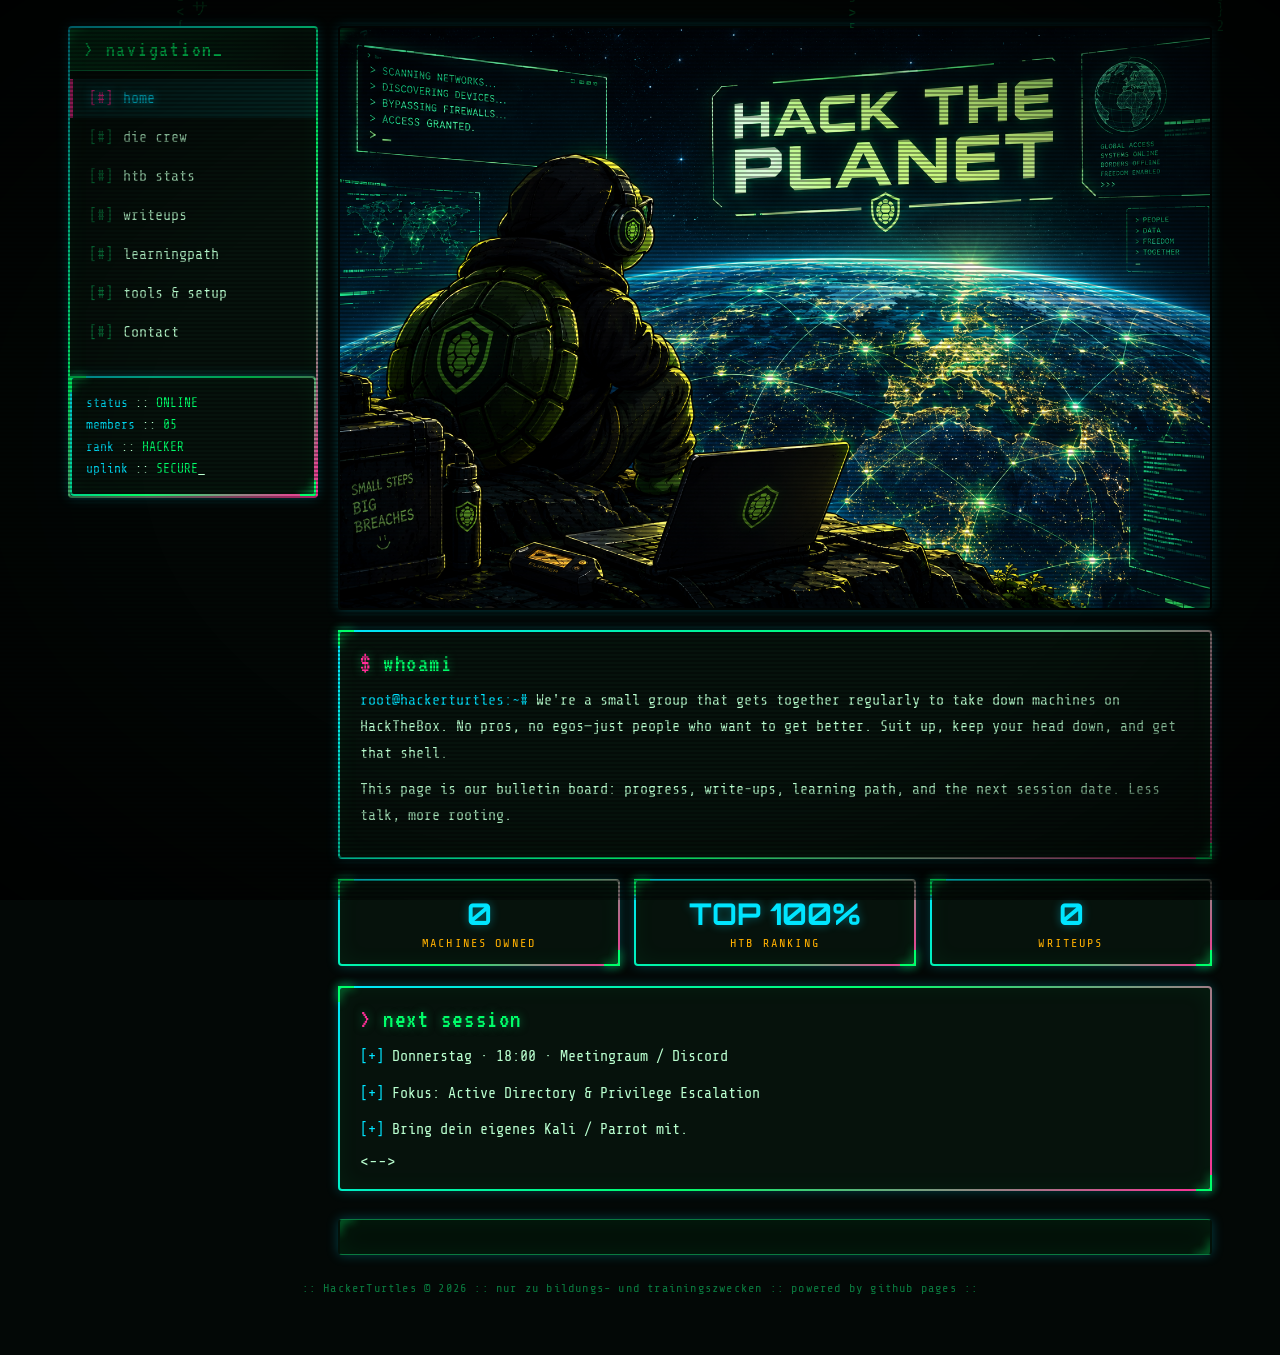
<file: index.html>
<!DOCTYPE html>
<html lang="de">
<head>
<meta charset="UTF-8">
<meta name="viewport" content="width=device-width, initial-scale=1.0">
<title>[ HackerTurtles ] // access granted</title>
<link rel="preconnect" href="https://fonts.googleapis.com">
<link rel="preconnect" href="https://fonts.gstatic.com" crossorigin>
<link href="https://fonts.googleapis.com/css2?family=VT323&family=Share+Tech+Mono&family=Orbitron:wght@500;700;900&display=swap" rel="stylesheet">
<link rel="stylesheet" href="style.css">
</head>
<body>
<canvas id="matrix"></canvas>
<div class="wrap">

  <div class="grid">

    <nav class="menu frame" aria-label="Hauptmenü">
      <div class="menu-head">&gt; navigation_</div>
      <ul>
        <li><a href="index.html" class="active"><span class="bullet">[#]</span> home</a></li>
        <li><a href="crew.html"><span class="bullet">[#]</span> die crew</a></li>
        <li><a href="stats.html"><span class="bullet">[#]</span> htb stats</a></li>
        <li><a href="writeups.html"><span class="bullet">[#]</span> writeups</a></li>
        <li><a href="lernpfad.html"><span class="bullet">[#]</span> learningpath</a></li>
        <li><a href="tools.html"><span class="bullet">[#]</span> tools &amp; setup</a></li>
        <li><a href="kontakt.html"><span class="bullet">[#]</span> Contact</a></li>
      </ul>
      <div class="status frame">
        <div><span class="k">status</span> :: <span class="v">ONLINE</span></div>
        <div><span class="k">members</span> :: <span class="v">05</span></div>
        <div><span class="k">rank</span> :: <span class="v">HACKER</span></div>
        <div><span class="k">uplink</span> :: <span class="v">SECURE</span><span class="blink">_</span></div>
      </div>
    </nav>

    <main>

      <section class="hero-img has-photo frame" aria-label="HackerTurtles Crew">
        <img src="hack_the_planet_turtle.png" alt="HackerTurtles Crew – Turtles on the Hook">
      </section>

      <section class="panel frame">
        <h2><span class="pre">$</span> whoami</h2>
        <p><span class="prompt">root@hackerturtles:~#</span> We're a small group 
        that gets together regularly to take down machines on HackTheBox. No pros,
        no egos—just people who want to get better. Suit up, keep your head down, and get that shell.</p>
        <p>This page is our bulletin board: progress, write-ups, learning path, and the
        next session date. Less talk, more rooting.</p>
      </section>

      <section class="tiles">
        <div class="tile frame"><div class="num">0</div><div class="lbl">machines owned</div></div>
        <div class="tile frame"><div class="num">TOP 100%</div><div class="lbl">htb ranking</div></div>
        <div class="tile frame"><div class="num">0</div><div class="lbl">writeups</div></div>
      </section>

      <section class="panel frame">
        <h2><span class="pre">&gt;</span> next session</h2>
        <!--> <p><span class="prompt">[+]</span> Donnerstag · 18:00 · Meetingraum / Discord</p>
        <p><span class="prompt">[+]</span> Fokus: Active Directory &amp; Privilege Escalation</p>
        <p><span class="prompt">[+]</span> Bring dein eigenes Kali / Parrot mit.</p> <-->
      </section>

      <div class="ticker frame">
        <span>+++ GREETINGS TO EVERYONE WHO'S GRINDING WITH US +++ NEVER STOP LEARNING +++ TRY HARDER +++ RESPECT THE BOX +++ HACKERTURTLES WAS HERE +++ HACK THE PLANET +++</span>
      </div>

    </main>
  </div>

  <footer>:: HackerTurtles &copy; 2026 :: nur zu bildungs- und trainingszwecken :: powered by github pages ::</footer>
</div>
<script src="matrix.js"></script>
</body>
</html>
</file>
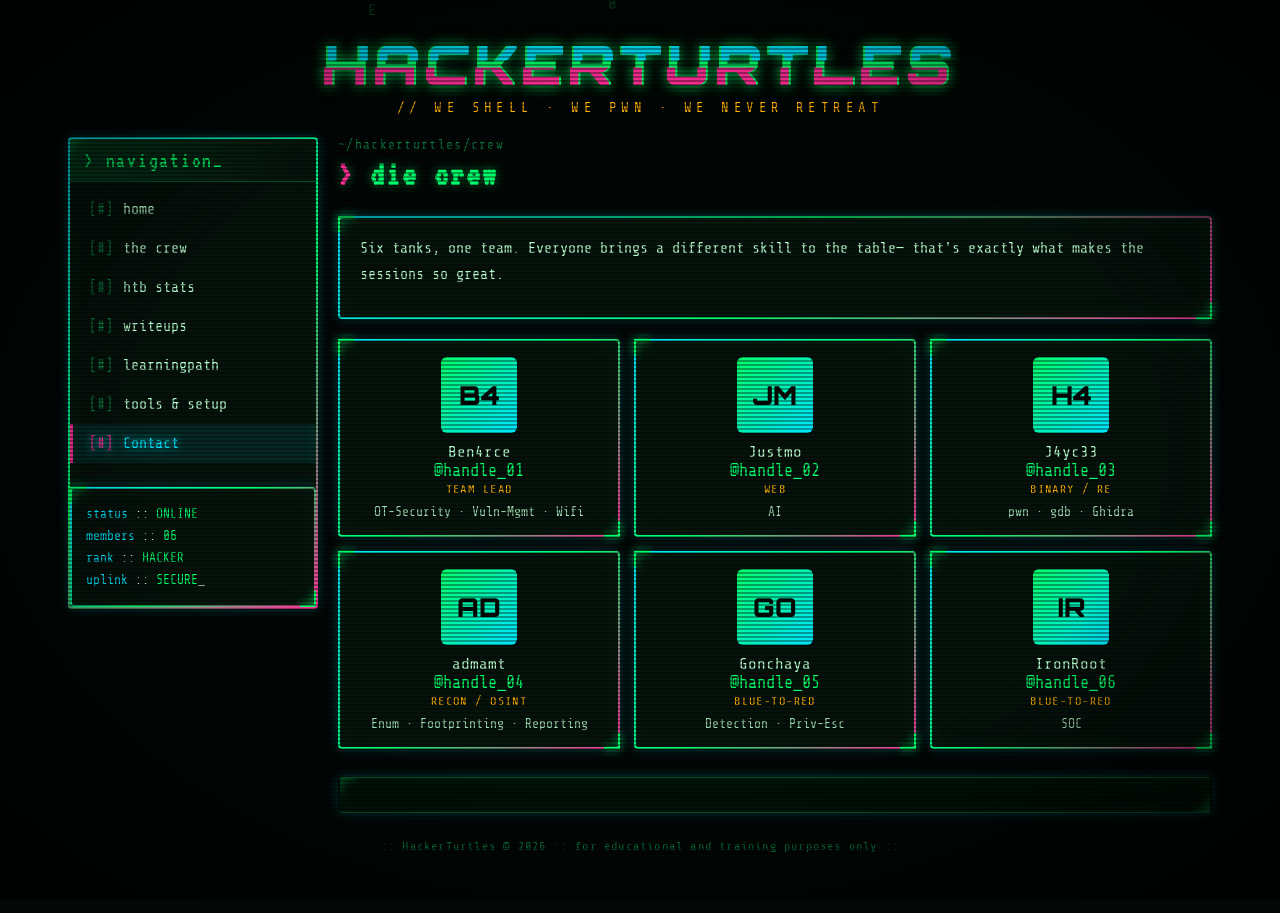
<file: crew.html>
<!DOCTYPE html>
<html lang="de">
<head>
<meta charset="UTF-8">
<meta name="viewport" content="width=device-width, initial-scale=1.0">
<title>[ HackerTurtles ] // die crew</title>
<link rel="preconnect" href="https://fonts.googleapis.com">
<link rel="preconnect" href="https://fonts.gstatic.com" crossorigin>
<link href="https://fonts.googleapis.com/css2?family=VT323&family=Share+Tech+Mono&family=Orbitron:wght@500;700;900&display=swap" rel="stylesheet">
<link rel="stylesheet" href="style.css">
</head>
<body>
<canvas id="matrix"></canvas>
<div class="wrap">
 
  <header class="banner">
    <div class="glitch" data-text="HACKERTURTLES">HACKERTURTLES</div>
    <div class="tagline">// we shell · we pwn · we never retreat</div>
  </header>
 
  <div class="grid">
 
    <nav class="menu frame" aria-label="Hauptmenü">
      <div class="menu-head">&gt; navigation_</div>
      <ul>
        <li><a href="index.html"><span class="bullet">[#]</span> home</a></li>
        <li><a href="crew.html"><span class="bullet">[#]</span> the crew</a></li>
        <li><a href="stats.html"><span class="bullet">[#]</span> htb stats</a></li>
        <li><a href="writeups.html"><span class="bullet">[#]</span> writeups</a></li>
        <li><a href="lernpfad.html"><span class="bullet">[#]</span> learningpath</a></li>
        <li><a href="tools.html"><span class="bullet">[#]</span> tools &amp; setup</a></li>
        <li><a href="kontakt.html" class="active"><span class="bullet">[#]</span> Contact</a></li>
      </ul>
      <div class="status frame">
        <div><span class="k">status</span> :: <span class="v">ONLINE</span></div>
        <div><span class="k">members</span> :: <span class="v">06</span></div>
        <div><span class="k">rank</span> :: <span class="v">HACKER</span></div>
        <div><span class="k">uplink</span> :: <span class="v">SECURE</span><span class="blink">_</span></div>
      </div>
    </nav>
 
    <main>
      <div>
        <p class="breadcrumb">~/hackerturtles/crew</p>
        <h1 class="page-title"><span class="pre">&gt;</span> die crew</h1>
      </div>
 
      <section class="panel frame">
        <p>Six tanks, one team. Everyone brings a different skill to the table—
        that's exactly what makes the sessions so great.</p>
      </section>
 
      <section class="crew-grid">
        <div class="crew-card frame">
          <div class="crew-avatar">B4</div>
          <div class="name">Ben4rce</div>
          <div class="handle">@handle_01</div>
          <div class="role">Team Lead</div>
          <div class="spec">OT-Security · Vuln-Mgmt · Wifi</div>
        </div>
        <div class="crew-card frame">
          <div class="crew-avatar">JM</div>
          <div class="name">Justmo</div>
          <div class="handle">@handle_02</div>
          <div class="role">Web</div>
          <div class="spec">AI</div>
        </div>
        <div class="crew-card frame">
          <div class="crew-avatar">H4</div>
          <!-- Name im Screenshot angeschnitten – bitte korrigieren -->
          <div class="name">J4yc33</div>
          <div class="handle">@handle_03</div>
          <div class="role">Binary / RE</div>
          <div class="spec">pwn · gdb · Ghidra</div>
        </div>
        <div class="crew-card frame">
          <div class="crew-avatar">AD</div>
          <div class="name">admamt</div>
          <div class="handle">@handle_04</div>
          <div class="role">Recon / OSINT</div>
          <div class="spec">Enum · Footprinting · Reporting</div>
        </div>
        <div class="crew-card frame">
          <div class="crew-avatar">GO</div>
          <!-- Name im Screenshot angeschnitten – bitte korrigieren -->
          <div class="name">Gonchaya</div>
          <div class="handle">@handle_05</div>
          <div class="role">Blue-to-Red</div>
          <div class="spec">Detection · Priv-Esc</div>
        </div>
        <div class="crew-card frame">
          <div class="crew-avatar">IR</div>
          <div class="name">IronRoot</div>
          <div class="handle">@handle_06</div>
          <div class="role">Blue-to-Red</div>
          <div class="spec">SOC</div>
        </div>
      </section>
 
      <div class="ticker frame">
        <span>+++ RESPECT THE SHELL +++ NO EGO, JUST GRIND +++ WE RISE BY LIFTING BOXES +++ HACKERTURTLES +++</span>
      </div>
    </main>
  </div>
 
  <footer>:: HackerTurtles &copy; 2026 :: for educational and training purposes only ::</footer>
</div>
<script src="matrix.js"></script>
</body>
</html>
</file>
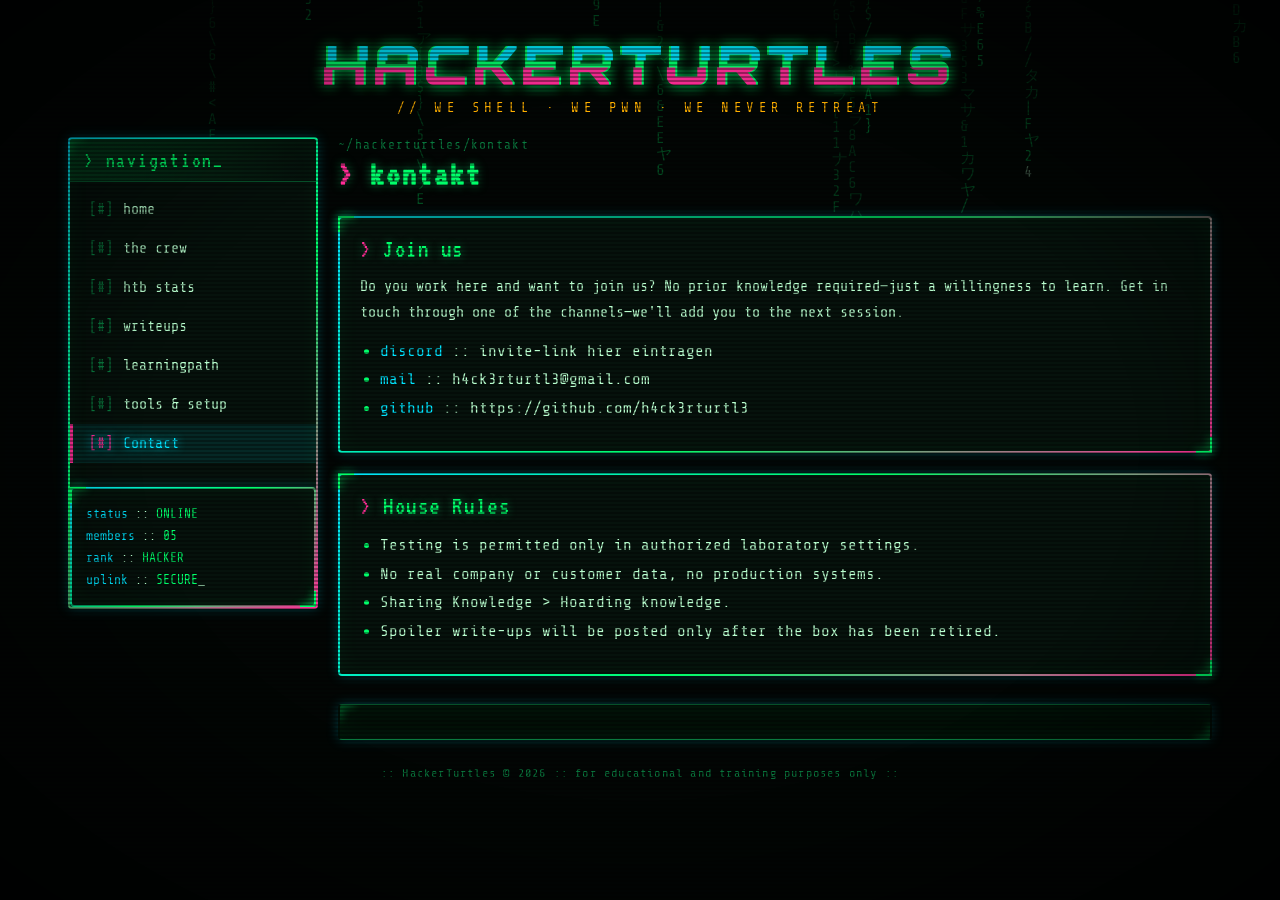
<file: kontakt.html>
<!DOCTYPE html>
<html lang="de">
<head>
<meta charset="UTF-8">
<meta name="viewport" content="width=device-width, initial-scale=1.0">
<title>[ HackerTurtles ] // Contact</title>
<link rel="preconnect" href="https://fonts.googleapis.com">
<link rel="preconnect" href="https://fonts.gstatic.com" crossorigin>
<link href="https://fonts.googleapis.com/css2?family=VT323&family=Share+Tech+Mono&family=Orbitron:wght@500;700;900&display=swap" rel="stylesheet">
<link rel="stylesheet" href="style.css">
</head>
<body>
<canvas id="matrix"></canvas>
<div class="wrap">

  <header class="banner">
    <div class="glitch" data-text="HACKERTURTLES">HACKERTURTLES</div>
    <div class="tagline">// we shell · we pwn · we never retreat</div>
  </header>

  <div class="grid">

    <nav class="menu frame" aria-label="Hauptmenü">
      <div class="menu-head">&gt; navigation_</div>
      <ul>
        <li><a href="index.html"><span class="bullet">[#]</span> home</a></li>
        <li><a href="crew.html"><span class="bullet">[#]</span> the crew</a></li>
        <li><a href="stats.html"><span class="bullet">[#]</span> htb stats</a></li>
        <li><a href="writeups.html"><span class="bullet">[#]</span> writeups</a></li>
        <li><a href="lernpfad.html"><span class="bullet">[#]</span> learningpath</a></li>
        <li><a href="tools.html"><span class="bullet">[#]</span> tools &amp; setup</a></li>
        <li><a href="kontakt.html" class="active"><span class="bullet">[#]</span> Contact</a></li>
      </ul>
      <div class="status frame">
        <div><span class="k">status</span> :: <span class="v">ONLINE</span></div>
        <div><span class="k">members</span> :: <span class="v">05</span></div>
        <div><span class="k">rank</span> :: <span class="v">HACKER</span></div>
        <div><span class="k">uplink</span> :: <span class="v">SECURE</span><span class="blink">_</span></div>
      </div>
    </nav>

    <main>
      <div>
        <p class="breadcrumb">~/hackerturtles/kontakt</p>
        <h1 class="page-title"><span class="pre">&gt;</span> kontakt</h1>
      </div>

      <section class="panel frame">
        <h2><span class="pre">&gt;</span> Join us</h2>
        <p>Do you work here and want to join us? No prior knowledge required—just a willingness to learn.
        Get in touch through one of the channels—we'll add you to the next session.</p>
        <ul>
          <li><span class="prompt">discord</span> :: invite-link hier eintragen</li>
          <li><span class="prompt">mail</span> :: h4ck3rturtl3@gmail.com</li>
          <li><span class="prompt">github</span> :: https://github.com/h4ck3rturtl3</li>
          
        </ul>
      </section>

      <section class="panel frame">
        <h2><span class="pre">&gt;</span> House Rules</h2>
        <ul>
          <li>Testing is permitted only in authorized laboratory settings.</li>
          <li>No real company or customer data, no production systems.</li>
          <li>Sharing Knowledge &gt; Hoarding knowledge.</li>
          <li>Spoiler write-ups will be posted only after the box has been retired.</li>
        </ul>
      </section>

      <div class="ticker frame">
        <span>+++ NEW BLOOD WELCOME +++ COME FOR THE FLAGS, STAY FOR THE CREW +++ HACKERTURTLES +++</span>
      </div>
    </main>
  </div>

  <footer>:: HackerTurtles &copy; 2026 :: for educational and training purposes only ::</footer>
</div>
<script src="matrix.js"></script>
</body>
</html>
</file>
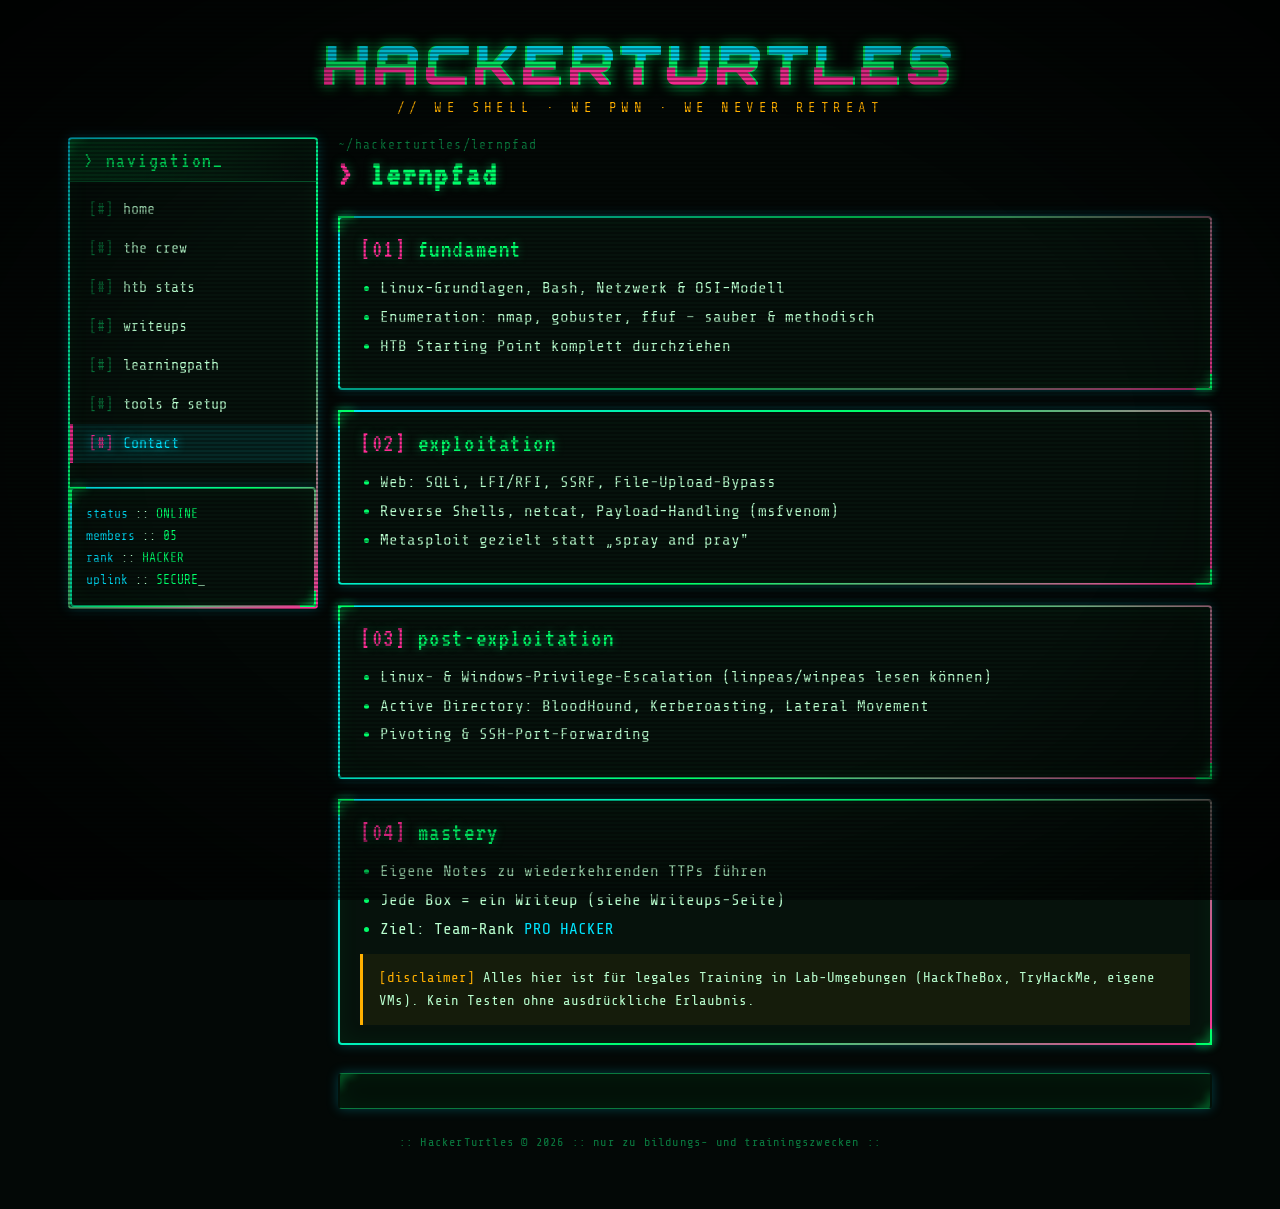
<file: lernpfad.html>
<!DOCTYPE html>
<html lang="de">
<head>
<meta charset="UTF-8">
<meta name="viewport" content="width=device-width, initial-scale=1.0">
<title>[ HackerTurtles ] // learningpath</title>
<link rel="preconnect" href="https://fonts.googleapis.com">
<link rel="preconnect" href="https://fonts.gstatic.com" crossorigin>
<link href="https://fonts.googleapis.com/css2?family=VT323&family=Share+Tech+Mono&family=Orbitron:wght@500;700;900&display=swap" rel="stylesheet">
<link rel="stylesheet" href="style.css">
</head>
<body>
<canvas id="matrix"></canvas>
<div class="wrap">

  <header class="banner">
    <div class="glitch" data-text="HACKERTURTLES">HACKERTURTLES</div>
    <div class="tagline">// we shell · we pwn · we never retreat</div>
  </header>

  <div class="grid">

    <nav class="menu frame" aria-label="Hauptmenü">
      <div class="menu-head">&gt; navigation_</div>
      <ul>
        <li><a href="index.html"><span class="bullet">[#]</span> home</a></li>
        <li><a href="crew.html"><span class="bullet">[#]</span> the crew</a></li>
        <li><a href="stats.html"><span class="bullet">[#]</span> htb stats</a></li>
        <li><a href="writeups.html"><span class="bullet">[#]</span> writeups</a></li>
        <li><a href="lernpfad.html"><span class="bullet">[#]</span> learningpath</a></li>
        <li><a href="tools.html"><span class="bullet">[#]</span> tools &amp; setup</a></li>
        <li><a href="kontakt.html" class="active"><span class="bullet">[#]</span> Contact</a></li>
      </ul>
      <div class="status frame">
        <div><span class="k">status</span> :: <span class="v">ONLINE</span></div>
        <div><span class="k">members</span> :: <span class="v">05</span></div>
        <div><span class="k">rank</span> :: <span class="v">HACKER</span></div>
        <div><span class="k">uplink</span> :: <span class="v">SECURE</span><span class="blink">_</span></div>
      </div>
    </nav>

    <main>
      <div>
        <p class="breadcrumb">~/hackerturtles/lernpfad</p>
        <h1 class="page-title"><span class="pre">&gt;</span> lernpfad</h1>
      </div>

      <section class="panel frame">
        <h2><span class="pre">[01]</span> fundament</h2>
        <ul>
          <li>Linux-Grundlagen, Bash, Netzwerk &amp; OSI-Modell</li>
          <li>Enumeration: nmap, gobuster, ffuf – sauber &amp; methodisch</li>
          <li>HTB Starting Point komplett durchziehen</li>
        </ul>
      </section>

      <section class="panel frame">
        <h2><span class="pre">[02]</span> exploitation</h2>
        <ul>
          <li>Web: SQLi, LFI/RFI, SSRF, File-Upload-Bypass</li>
          <li>Reverse Shells, netcat, Payload-Handling (msfvenom)</li>
          <li>Metasploit gezielt statt „spray and pray"</li>
        </ul>
      </section>

      <section class="panel frame">
        <h2><span class="pre">[03]</span> post-exploitation</h2>
        <ul>
          <li>Linux- &amp; Windows-Privilege-Escalation (linpeas/winpeas lesen können)</li>
          <li>Active Directory: BloodHound, Kerberoasting, Lateral Movement</li>
          <li>Pivoting &amp; SSH-Port-Forwarding</li>
        </ul>
      </section>

      <section class="panel frame">
        <h2><span class="pre">[04]</span> mastery</h2>
        <ul>
          <li>Eigene Notes zu wiederkehrenden TTPs führen</li>
          <li>Jede Box = ein Writeup (siehe Writeups-Seite)</li>
          <li>Ziel: Team-Rank <span class="prompt">PRO HACKER</span></li>
        </ul>
        <div class="note">
          <span class="tag">[disclaimer]</span> Alles hier ist für legales Training in Lab-Umgebungen
          (HackTheBox, TryHackMe, eigene VMs). Kein Testen ohne ausdrückliche Erlaubnis.
        </div>
      </section>

      <div class="ticker frame">
        <span>+++ ENUMERATE HARDER +++ ONE BOX AT A TIME +++ TRY HARDER, NOT LONGER +++ HACKERTURTLES +++</span>
      </div>
    </main>
  </div>

  <footer>:: HackerTurtles &copy; 2026 :: nur zu bildungs- und trainingszwecken ::</footer>
</div>
<script src="matrix.js"></script>
</body>
</html>
</file>
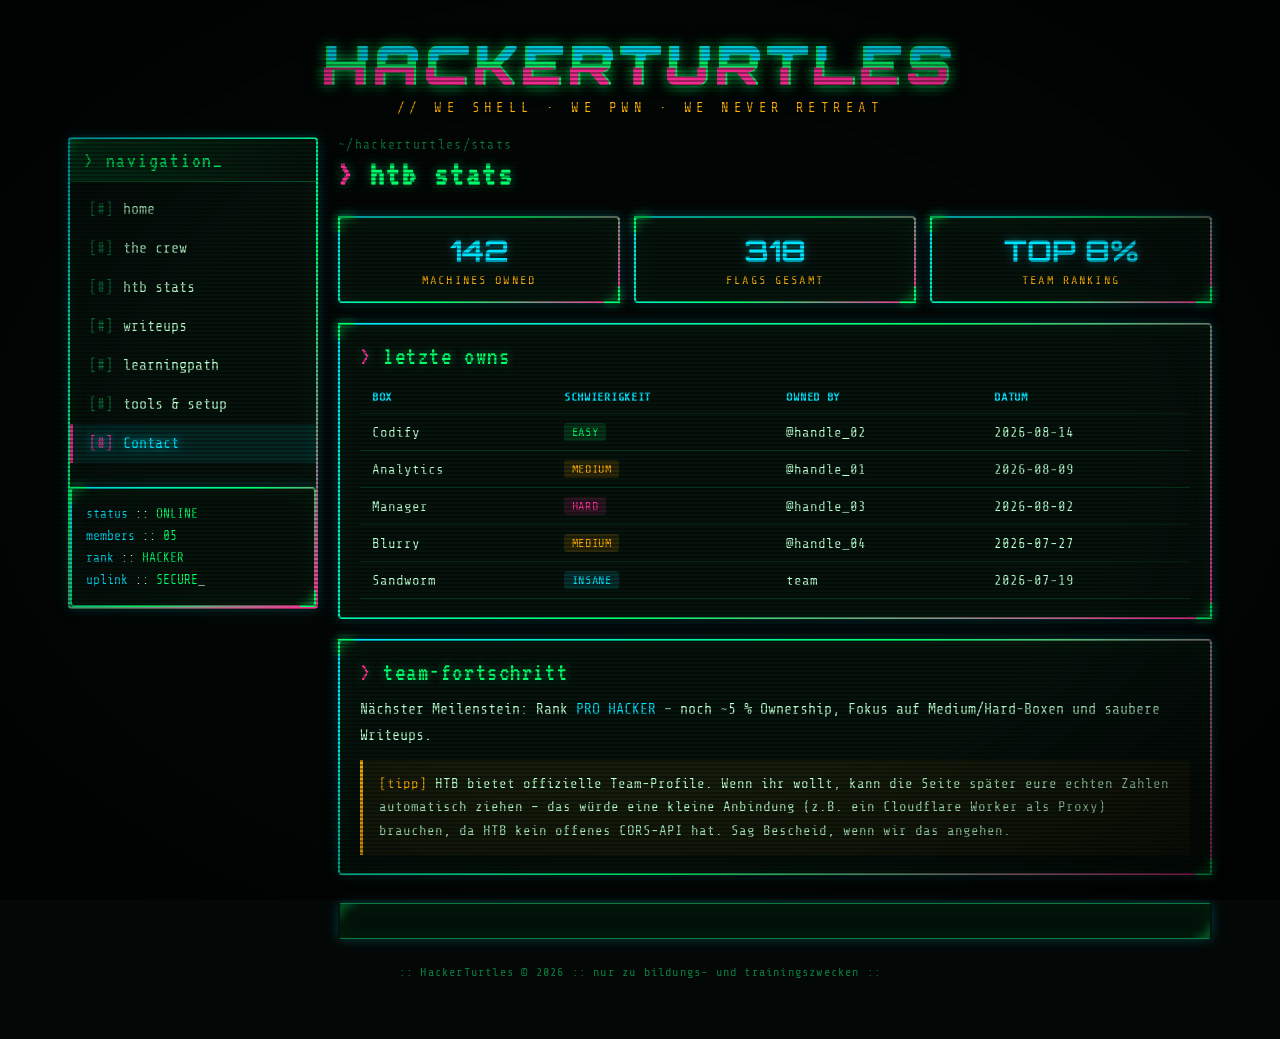
<file: stats.html>
<!DOCTYPE html>
<html lang="de">
<head>
<meta charset="UTF-8">
<meta name="viewport" content="width=device-width, initial-scale=1.0">
<title>[ HackerTurtles ] // htb stats</title>
<link rel="preconnect" href="https://fonts.googleapis.com">
<link rel="preconnect" href="https://fonts.gstatic.com" crossorigin>
<link href="https://fonts.googleapis.com/css2?family=VT323&family=Share+Tech+Mono&family=Orbitron:wght@500;700;900&display=swap" rel="stylesheet">
<link rel="stylesheet" href="style.css">
</head>
<body>
<canvas id="matrix"></canvas>
<div class="wrap">

  <header class="banner">
    <div class="glitch" data-text="HACKERTURTLES">HACKERTURTLES</div>
    <div class="tagline">// we shell · we pwn · we never retreat</div>
  </header>

  <div class="grid">

    <nav class="menu frame" aria-label="Hauptmenü">
      <div class="menu-head">&gt; navigation_</div>
      <ul>
        <li><a href="index.html"><span class="bullet">[#]</span> home</a></li>
        <li><a href="crew.html"><span class="bullet">[#]</span> the crew</a></li>
        <li><a href="stats.html"><span class="bullet">[#]</span> htb stats</a></li>
        <li><a href="writeups.html"><span class="bullet">[#]</span> writeups</a></li>
        <li><a href="lernpfad.html"><span class="bullet">[#]</span> learningpath</a></li>
        <li><a href="tools.html"><span class="bullet">[#]</span> tools &amp; setup</a></li>
        <li><a href="kontakt.html" class="active"><span class="bullet">[#]</span> Contact</a></li>
      </ul>
      <div class="status frame">
        <div><span class="k">status</span> :: <span class="v">ONLINE</span></div>
        <div><span class="k">members</span> :: <span class="v">05</span></div>
        <div><span class="k">rank</span> :: <span class="v">HACKER</span></div>
        <div><span class="k">uplink</span> :: <span class="v">SECURE</span><span class="blink">_</span></div>
      </div>
    </nav>

    <main>
      <div>
        <p class="breadcrumb">~/hackerturtles/stats</p>
        <h1 class="page-title"><span class="pre">&gt;</span> htb stats</h1>
      </div>

      <section class="tiles">
        <div class="tile frame"><div class="num">142</div><div class="lbl">machines owned</div></div>
        <div class="tile frame"><div class="num">318</div><div class="lbl">flags gesamt</div></div>
        <div class="tile frame"><div class="num">TOP 8%</div><div class="lbl">team ranking</div></div>
      </section>

      <section class="panel frame">
        <h2><span class="pre">&gt;</span> letzte owns</h2>
        <table class="data">
          <thead>
            <tr><th>box</th><th>schwierigkeit</th><th>owned by</th><th>datum</th></tr>
          </thead>
          <tbody>
            <tr><td>Codify</td><td><span class="badge b-easy">EASY</span></td><td>@handle_02</td><td>2026-08-14</td></tr>
            <tr><td>Analytics</td><td><span class="badge b-medium">MEDIUM</span></td><td>@handle_01</td><td>2026-08-09</td></tr>
            <tr><td>Manager</td><td><span class="badge b-hard">HARD</span></td><td>@handle_03</td><td>2026-08-02</td></tr>
            <tr><td>Blurry</td><td><span class="badge b-medium">MEDIUM</span></td><td>@handle_04</td><td>2026-07-27</td></tr>
            <tr><td>Sandworm</td><td><span class="badge b-insane">INSANE</span></td><td>team</td><td>2026-07-19</td></tr>
          </tbody>
        </table>
      </section>

      <section class="panel frame">
        <h2><span class="pre">&gt;</span> team-fortschritt</h2>
        <p>Nächster Meilenstein: Rank <span class="prompt">PRO HACKER</span> – noch ~5 % Ownership,
        Fokus auf Medium/Hard-Boxen und saubere Writeups.</p>
        <div class="note">
          <span class="tag">[tipp]</span> HTB bietet offizielle Team-Profile. Wenn ihr wollt, kann die Seite
          später eure echten Zahlen automatisch ziehen – das würde eine kleine Anbindung (z.B. ein
          Cloudflare Worker als Proxy) brauchen, da HTB kein offenes CORS-API hat. Sag Bescheid,
          wenn wir das angehen.
        </div>
      </section>

      <div class="ticker frame">
        <span>+++ EASY TODAY, INSANE TOMORROW +++ COUNT THE FLAGS, NOT THE HOURS +++ HACKERTURTLES +++</span>
      </div>
    </main>
  </div>

  <footer>:: HackerTurtles &copy; 2026 :: nur zu bildungs- und trainingszwecken ::</footer>
</div>
<script src="matrix.js"></script>
</body>
</html>
</file>
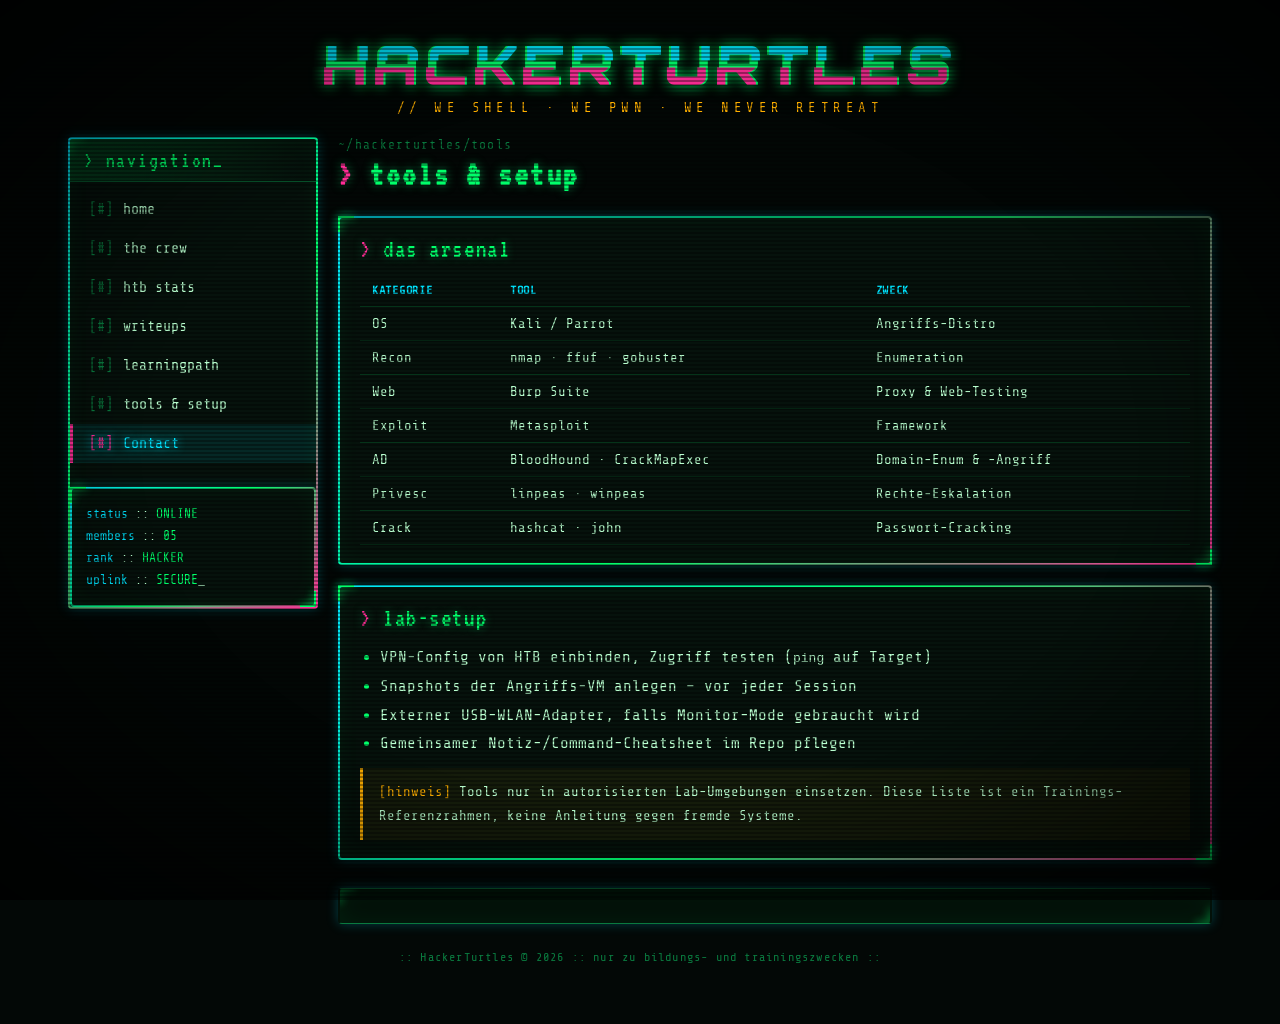
<file: tools.html>
<!DOCTYPE html>
<html lang="de">
<head>
<meta charset="UTF-8">
<meta name="viewport" content="width=device-width, initial-scale=1.0">
<title>[ HackerTurtles ] // tools & setup</title>
<link rel="preconnect" href="https://fonts.googleapis.com">
<link rel="preconnect" href="https://fonts.gstatic.com" crossorigin>
<link href="https://fonts.googleapis.com/css2?family=VT323&family=Share+Tech+Mono&family=Orbitron:wght@500;700;900&display=swap" rel="stylesheet">
<link rel="stylesheet" href="style.css">
</head>
<body>
<canvas id="matrix"></canvas>
<div class="wrap">

  <header class="banner">
    <div class="glitch" data-text="HACKERTURTLES">HACKERTURTLES</div>
    <div class="tagline">// we shell · we pwn · we never retreat</div>
  </header>

  <div class="grid">

    <nav class="menu frame" aria-label="Hauptmenü">
      <div class="menu-head">&gt; navigation_</div>
      <ul>
        <li><a href="index.html"><span class="bullet">[#]</span> home</a></li>
        <li><a href="crew.html"><span class="bullet">[#]</span> the crew</a></li>
        <li><a href="stats.html"><span class="bullet">[#]</span> htb stats</a></li>
        <li><a href="writeups.html"><span class="bullet">[#]</span> writeups</a></li>
        <li><a href="lernpfad.html"><span class="bullet">[#]</span> learningpath</a></li>
        <li><a href="tools.html"><span class="bullet">[#]</span> tools &amp; setup</a></li>
        <li><a href="kontakt.html" class="active"><span class="bullet">[#]</span> Contact</a></li>
      </ul>
      <div class="status frame">
        <div><span class="k">status</span> :: <span class="v">ONLINE</span></div>
        <div><span class="k">members</span> :: <span class="v">05</span></div>
        <div><span class="k">rank</span> :: <span class="v">HACKER</span></div>
        <div><span class="k">uplink</span> :: <span class="v">SECURE</span><span class="blink">_</span></div>
      </div>
    </nav>

    <main>
      <div>
        <p class="breadcrumb">~/hackerturtles/tools</p>
        <h1 class="page-title"><span class="pre">&gt;</span> tools &amp; setup</h1>
      </div>

      <section class="panel frame">
        <h2><span class="pre">&gt;</span> das arsenal</h2>
        <table class="data">
          <thead><tr><th>kategorie</th><th>tool</th><th>zweck</th></tr></thead>
          <tbody>
            <tr><td>OS</td><td>Kali / Parrot</td><td>Angriffs-Distro</td></tr>
            <tr><td>Recon</td><td>nmap · ffuf · gobuster</td><td>Enumeration</td></tr>
            <tr><td>Web</td><td>Burp Suite</td><td>Proxy &amp; Web-Testing</td></tr>
            <tr><td>Exploit</td><td>Metasploit</td><td>Framework</td></tr>
            <tr><td>AD</td><td>BloodHound · CrackMapExec</td><td>Domain-Enum &amp; -Angriff</td></tr>
            <tr><td>Privesc</td><td>linpeas · winpeas</td><td>Rechte-Eskalation</td></tr>
            <tr><td>Crack</td><td>hashcat · john</td><td>Passwort-Cracking</td></tr>
          </tbody>
        </table>
      </section>

      <section class="panel frame">
        <h2><span class="pre">&gt;</span> lab-setup</h2>
        <ul>
          <li>VPN-Config von HTB einbinden, Zugriff testen (<code>ping</code> auf Target)</li>
          <li>Snapshots der Angriffs-VM anlegen – vor jeder Session</li>
          <li>Externer USB-WLAN-Adapter, falls Monitor-Mode gebraucht wird</li>
          <li>Gemeinsamer Notiz-/Command-Cheatsheet im Repo pflegen</li>
        </ul>
        <div class="note">
          <span class="tag">[hinweis]</span> Tools nur in autorisierten Lab-Umgebungen einsetzen.
          Diese Liste ist ein Trainings-Referenzrahmen, keine Anleitung gegen fremde Systeme.
        </div>
      </section>

      <div class="ticker frame">
        <span>+++ KNOW YOUR TOOLS +++ AUTOMATE THE BORING, THINK THE HARD +++ HACKERTURTLES +++</span>
      </div>
    </main>
  </div>

  <footer>:: HackerTurtles &copy; 2026 :: nur zu bildungs- und trainingszwecken ::</footer>
</div>
<script src="matrix.js"></script>
</body>
</html>
</file>
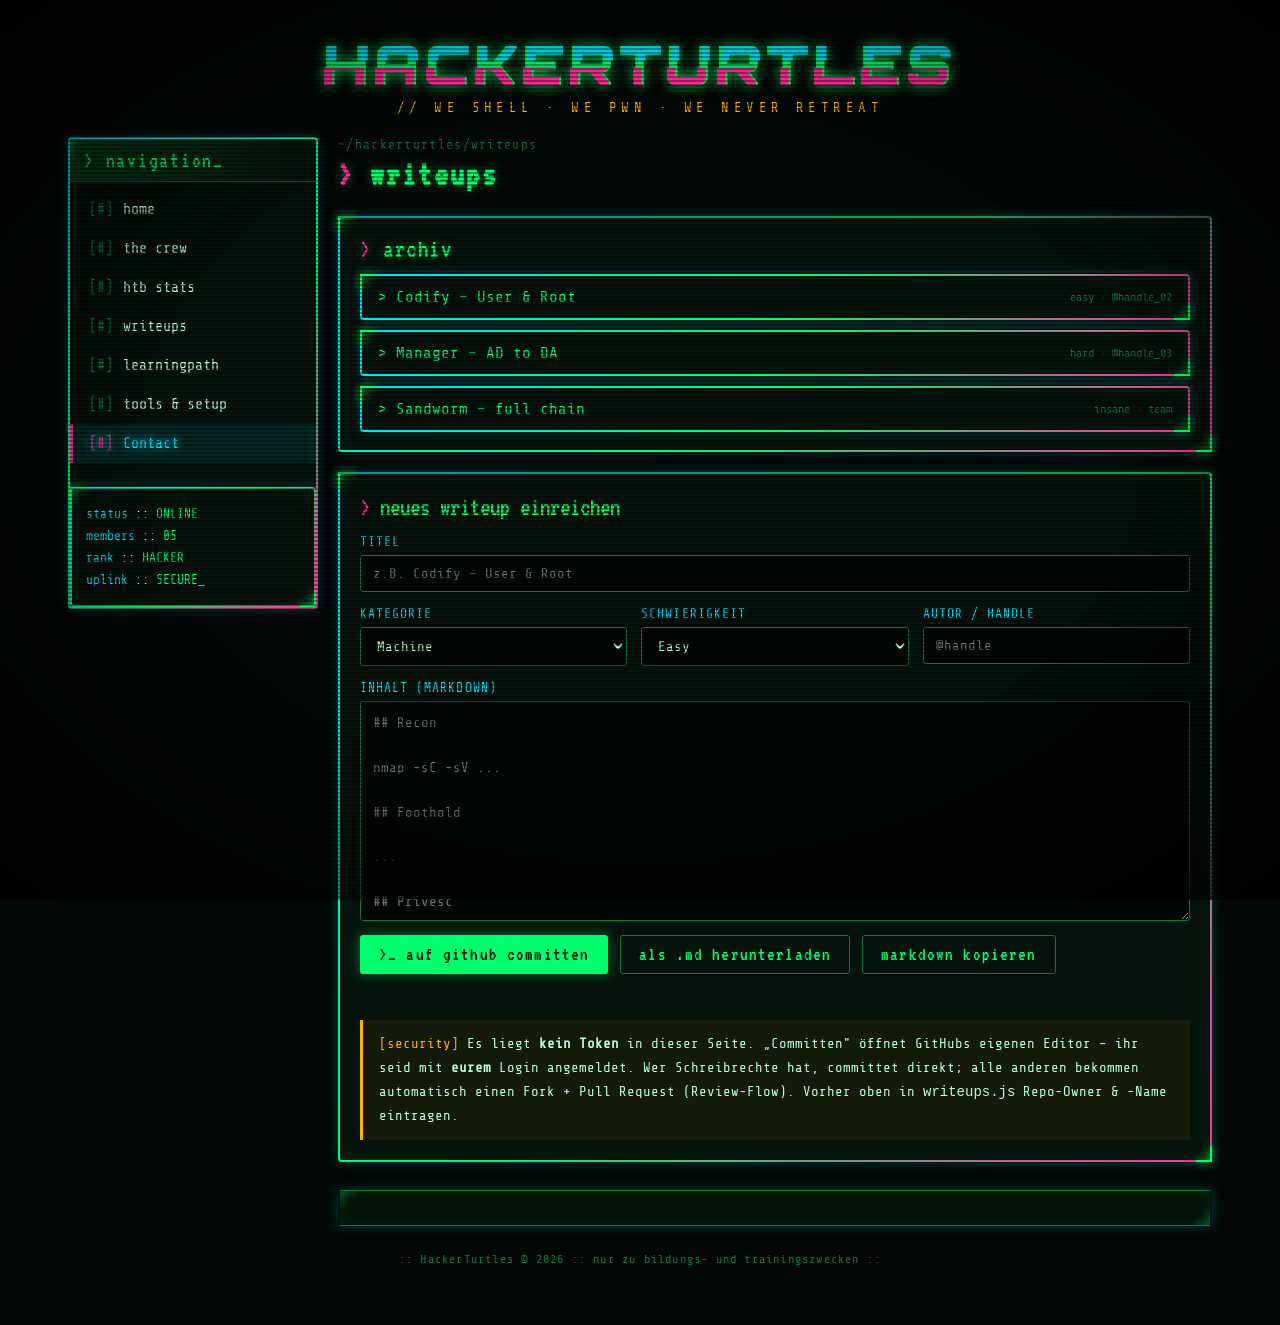
<file: writeups.html>
<!DOCTYPE html>
<html lang="de">
<head>
<meta charset="UTF-8">
<meta name="viewport" content="width=device-width, initial-scale=1.0">
<title>[ HackerTurtles ] // writeups</title>
<link rel="preconnect" href="https://fonts.googleapis.com">
<link rel="preconnect" href="https://fonts.gstatic.com" crossorigin>
<link href="https://fonts.googleapis.com/css2?family=VT323&family=Share+Tech+Mono&family=Orbitron:wght@500;700;900&display=swap" rel="stylesheet">
<link rel="stylesheet" href="style.css">
</head>
<body>
<canvas id="matrix"></canvas>
<div class="wrap">

  <header class="banner">
    <div class="glitch" data-text="HACKERTURTLES">HACKERTURTLES</div>
    <div class="tagline">// we shell · we pwn · we never retreat</div>
  </header>

  <div class="grid">

    <nav class="menu frame" aria-label="Hauptmenü">
      <div class="menu-head">&gt; navigation_</div>
      <ul>
        <li><a href="index.html"><span class="bullet">[#]</span> home</a></li>
        <li><a href="crew.html"><span class="bullet">[#]</span> the crew</a></li>
        <li><a href="stats.html"><span class="bullet">[#]</span> htb stats</a></li>
        <li><a href="writeups.html"><span class="bullet">[#]</span> writeups</a></li>
        <li><a href="lernpfad.html"><span class="bullet">[#]</span> learningpath</a></li>
        <li><a href="tools.html"><span class="bullet">[#]</span> tools &amp; setup</a></li>
        <li><a href="kontakt.html" class="active"><span class="bullet">[#]</span> Contact</a></li>
      </ul>
      <div class="status frame">
        <div><span class="k">status</span> :: <span class="v">ONLINE</span></div>
        <div><span class="k">members</span> :: <span class="v">05</span></div>
        <div><span class="k">rank</span> :: <span class="v">HACKER</span></div>
        <div><span class="k">uplink</span> :: <span class="v">SECURE</span><span class="blink">_</span></div>
      </div>
    </nav>

    <main>
      <div>
        <p class="breadcrumb">~/hackerturtles/writeups</p>
        <h1 class="page-title"><span class="pre">&gt;</span> writeups</h1>
      </div>

      <!-- Vorhandene Writeups -->
      <section class="panel frame">
        <h2><span class="pre">&gt;</span> archiv</h2>
        <div id="wu-list" class="wu-list">
          <div class="wu-item frame"><span class="m">lade writeups...</span></div>
        </div>
      </section>

      <!-- Upload -->
      <section class="frame">
        <div class="wu-form">
          <h2 style="margin:0;font-family:'VT323',monospace;font-weight:400;font-size:26px;color:var(--green);">
            <span style="color:var(--magenta)">&gt;</span> neues writeup einreichen
          </h2>

          <div class="field">
            <label for="f-title">titel</label>
            <input id="f-title" type="text" placeholder="z.B. Codify – User & Root">
          </div>

          <div class="field-row">
            <div class="field">
              <label for="f-cat">kategorie</label>
              <select id="f-cat">
                <option>Machine</option>
                <option>Challenge</option>
                <option>Sherlock</option>
                <option>Notes</option>
              </select>
            </div>
            <div class="field">
              <label for="f-diff">schwierigkeit</label>
              <select id="f-diff">
                <option>Easy</option>
                <option>Medium</option>
                <option>Hard</option>
                <option>Insane</option>
              </select>
            </div>
            <div class="field">
              <label for="f-author">autor / handle</label>
              <input id="f-author" type="text" placeholder="@handle">
            </div>
          </div>

          <div class="field">
            <label for="f-body">inhalt (markdown)</label>
            <textarea id="f-body" placeholder="## Recon&#10;&#10;nmap -sC -sV ...&#10;&#10;## Foothold&#10;&#10;...&#10;&#10;## Privesc&#10;&#10;..."></textarea>
          </div>

          <div class="btn-row">
            <button id="btn-commit" class="btn btn-primary" type="button">&gt;_ auf github committen</button>
            <button id="btn-download" class="btn btn-ghost" type="button">als .md herunterladen</button>
            <button id="btn-copy" class="btn btn-ghost" type="button">markdown kopieren</button>
          </div>

          <div id="f-msg" style="font-size:13px;min-height:18px;letter-spacing:.03em;"></div>

          <div class="note">
            <span class="tag">[security]</span> Es liegt <b>kein Token</b> in dieser Seite. „Committen" öffnet
            GitHubs eigenen Editor – ihr seid mit <b>eurem</b> Login angemeldet. Wer Schreibrechte hat,
            committet direkt; alle anderen bekommen automatisch einen Fork + Pull Request (Review-Flow).
            Vorher oben in <code>writeups.js</code> Repo-Owner &amp; -Name eintragen.
          </div>
        </div>
      </section>

      <div class="ticker frame">
        <span>+++ WENN'S NICHT DOKUMENTIERT IST, IST ES NICHT PASSIERT +++ WRITE IT DOWN, LEVEL UP +++ HACKERTURTLES +++</span>
      </div>
    </main>
  </div>

  <footer>:: HackerTurtles &copy; 2026 :: nur zu bildungs- und trainingszwecken ::</footer>
</div>
<script src="matrix.js"></script>
<script src="writeups.js"></script>
</body>
</html>
</file>
<file: style.css>
/* =====================================================================
   HackerTurtles :: shared stylesheet
   Warez / Matrix / Cyberpunk theme
   ===================================================================== */

:root{
  --bg:        #030806;
  --bg-panel:  #06120c;
  --green:     #00ff6a;      /* phosphor / matrix */
  --green-dim: #0a7a3f;
  --cyan:      #00e5ff;      /* cyberpunk accent 1 */
  --magenta:   #ff2e97;      /* cyberpunk accent 2 */
  --amber:     #ffb000;      /* warez-scene amber */
  --ink:       #b9ffcf;      /* body text */
  --scanline:  rgba(0,0,0,.35);
}

*{box-sizing:border-box;}
html,body{margin:0;padding:0;min-height:100%;}
body{
  background:var(--bg);
  color:var(--ink);
  font-family:'Share Tech Mono',monospace;
  overflow-x:hidden;
  position:relative;
}
a{color:var(--cyan);}

/* ---- Matrix-Regen (Canvas) ---- */
#matrix{ position:fixed; inset:0; z-index:0; opacity:.28; pointer-events:none; }

/* ---- CRT Scanlines + Vignette ---- */
body::before{
  content:""; position:fixed; inset:0; z-index:50; pointer-events:none;
  background:repeating-linear-gradient(0deg,transparent 0 2px,var(--scanline) 2px 4px);
  mix-blend-mode:multiply;
}
body::after{
  content:""; position:fixed; inset:0; z-index:49; pointer-events:none;
  background:radial-gradient(ellipse at center,transparent 55%,rgba(0,0,0,.75) 100%);
}

/* ---- Layout ---- */
.wrap{ position:relative; z-index:10; max-width:1180px; margin:0 auto; padding:26px 18px 60px; }

/* ---- Banner ---- */
header.banner{ text-align:center; margin-bottom:22px; }
pre.ascii{
  display:inline-block; margin:0 auto 6px; color:var(--green);
  font-family:'Share Tech Mono',monospace;
  font-size:clamp(9px,1.15vw,13px); line-height:1.05;
  text-shadow:0 0 8px var(--green-dim); white-space:pre;
}
.glitch{
  font-family:'Orbitron',sans-serif; font-weight:900;
  font-size:clamp(26px,5.4vw,54px); letter-spacing:.1em;
  color:var(--green); text-shadow:0 0 14px rgba(0,255,106,.55);
  position:relative; margin:4px 0 2px;
}
.glitch::before,.glitch::after{
  content:attr(data-text); position:absolute; left:0; top:0; width:100%; overflow:hidden;
}
.glitch::before{ color:var(--cyan); left:2px; clip-path:inset(0 0 55% 0); animation:gl 2.4s infinite linear alternate; }
.glitch::after { color:var(--magenta); left:-2px; clip-path:inset(55% 0 0 0); animation:gl 3.1s infinite linear alternate-reverse; }
@keyframes gl{ 0%{transform:translateX(0)}20%{transform:translateX(-2px)}40%{transform:translateX(2px)}60%{transform:translateX(-1px)}80%{transform:translateX(1px)}100%{transform:translateX(0)} }
.tagline{ color:var(--amber); font-size:14px; letter-spacing:.32em; text-transform:uppercase; }

/* ---- Neon-Rahmen ---- */
.frame{
  position:relative;
  background:
    linear-gradient(var(--bg-panel),var(--bg-panel)) padding-box,
    linear-gradient(135deg,var(--cyan),var(--green),var(--magenta)) border-box;
  border:2px solid transparent; border-radius:4px;
  box-shadow:0 0 12px rgba(0,229,255,.25), inset 0 0 22px rgba(0,255,106,.06);
}
.frame::before,.frame::after{
  content:""; position:absolute; width:14px; height:14px;
  border:2px solid var(--green); filter:drop-shadow(0 0 4px var(--green));
}
.frame::before{ top:-2px; left:-2px; border-right:0; border-bottom:0; }
.frame::after { bottom:-2px; right:-2px; border-left:0; border-top:0; }

.grid{ display:grid; grid-template-columns:250px 1fr; gap:20px; align-items:start; }

/* ---- Menü ---- */
nav.menu{ padding:0; overflow:hidden; }
.menu-head{
  background:linear-gradient(90deg,rgba(0,255,106,.18),transparent);
  border-bottom:1px solid var(--green-dim); padding:10px 14px;
  color:var(--green); font-family:'VT323',monospace; font-size:22px; letter-spacing:.08em;
}
.menu ul{ list-style:none; margin:0; padding:8px 0; }
.menu li a{
  display:flex; align-items:center; gap:10px; padding:11px 16px;
  color:var(--ink); text-decoration:none; font-size:15px;
  border-left:3px solid transparent; transition:.15s;
}
.menu li a .bullet{ color:var(--green-dim); }
.menu li a:hover,.menu li a:focus{
  background:rgba(0,255,106,.10); color:var(--green);
  border-left-color:var(--cyan); text-shadow:0 0 8px var(--green); outline:none;
}
.menu li a:hover .bullet{ color:var(--cyan); }
.menu li a.active{
  background:rgba(0,229,255,.10); color:var(--cyan);
  border-left-color:var(--magenta); text-shadow:0 0 8px var(--cyan);
}
.menu li a.active .bullet{ color:var(--magenta); }

.status{ margin-top:16px; padding:14px; font-size:13px; line-height:1.7; }
.status .k{ color:var(--cyan); }
.status .v{ color:var(--green); }
.blink{ animation:blink 1s steps(1) infinite; }
@keyframes blink{ 50%{opacity:0} }

/* ---- Content ---- */
main{ display:flex; flex-direction:column; gap:20px; min-width:0; }

.page-title{
  font-family:'VT323',monospace; font-size:34px; color:var(--green);
  letter-spacing:.06em; text-shadow:0 0 10px var(--green-dim); margin:0 0 4px;
}
.page-title .pre{ color:var(--magenta); }
.breadcrumb{ color:var(--green-dim); font-size:13px; letter-spacing:.1em; margin:0 0 6px; }

/* Gruppenbild-Platzhalter */
.hero-img{
  padding:0; aspect-ratio:16/7; display:flex; align-items:center; justify-content:center;
  text-align:center; overflow:hidden;
  background:
    linear-gradient(var(--bg-panel),#020604) padding-box,
    linear-gradient(135deg,var(--magenta),var(--cyan),var(--green)) border-box;
  background-image:repeating-linear-gradient(45deg,rgba(0,255,106,.04) 0 12px,transparent 12px 24px);
}
.hero-img img{ width:100%; height:100%; object-fit:cover; display:block; }
/* has-photo: echtes Bild in voller Höhe ohne Zuschnitt zeigen */
.hero-img.has-photo{ aspect-ratio:auto; }
.hero-img.has-photo img{ height:auto; }
.hero-img .ph{ color:var(--green-dim); font-family:'VT323',monospace; font-size:clamp(16px,2.4vw,26px); letter-spacing:.1em; }
.hero-img .ph small{ display:block; color:var(--amber); font-size:13px; margin-top:8px; letter-spacing:.2em; }

.panel{ padding:18px 20px; }
.panel h2{
  margin:0 0 12px; font-family:'VT323',monospace; font-weight:400; font-size:26px;
  color:var(--green); letter-spacing:.06em; text-shadow:0 0 8px var(--green-dim);
}
.panel h2 .pre{ color:var(--magenta); }
.panel h3{ color:var(--cyan); font-family:'VT323',monospace; font-weight:400; font-size:20px; margin:16px 0 6px; }
.panel p{ margin:0 0 10px; line-height:1.75; font-size:15px; color:var(--ink); }
.panel ul{ margin:0 0 10px; padding-left:20px; line-height:1.8; }
.panel li::marker{ color:var(--green); }
.prompt{ color:var(--cyan); }

/* Kacheln / Stats */
.tiles{ display:grid; grid-template-columns:repeat(3,1fr); gap:14px; }
.tile{ padding:14px; text-align:center; }
.tile .num{ font-family:'Orbitron',sans-serif; font-weight:700; font-size:30px; color:var(--cyan); text-shadow:0 0 10px rgba(0,229,255,.4); }
.tile .lbl{ font-size:12px; letter-spacing:.18em; text-transform:uppercase; color:var(--amber); margin-top:4px; }

/* Callout / Hinweis */
.note{
  padding:12px 16px; border-left:3px solid var(--amber);
  background:rgba(255,176,0,.06); font-size:14px; line-height:1.7;
}
.note .tag{ color:var(--amber); }

/* Tabelle */
table.data{ width:100%; border-collapse:collapse; font-size:14px; }
table.data th,table.data td{ text-align:left; padding:9px 12px; border-bottom:1px solid rgba(0,255,106,.14); }
table.data th{ color:var(--cyan); letter-spacing:.06em; text-transform:uppercase; font-size:12px; }
table.data td{ color:var(--ink); }
.badge{ display:inline-block; padding:2px 8px; border-radius:3px; font-size:12px; letter-spacing:.05em; }
.b-easy  { background:rgba(0,255,106,.15); color:var(--green); }
.b-medium{ background:rgba(255,176,0,.15); color:var(--amber); }
.b-hard  { background:rgba(255,46,151,.15); color:var(--magenta); }
.b-insane{ background:rgba(0,229,255,.15); color:var(--cyan); }

/* Crew-Karten */
.crew-grid{ display:grid; grid-template-columns:repeat(auto-fill,minmax(210px,1fr)); gap:14px; }
.crew-card{ padding:16px; text-align:center; }
.crew-avatar{
  width:76px; height:76px; margin:0 auto 10px; border-radius:6px;
  display:flex; align-items:center; justify-content:center;
  font-family:'Orbitron',sans-serif; font-weight:900; font-size:26px; color:var(--bg);
  background:linear-gradient(135deg,var(--green),var(--cyan)); text-shadow:none;
}
.crew-card .handle{ color:var(--green); font-size:17px; }
.crew-card .role{ color:var(--amber); font-size:12px; letter-spacing:.12em; text-transform:uppercase; margin-top:2px; }
.crew-card .spec{ color:var(--ink); font-size:13px; margin-top:8px; opacity:.85; }

/* ---- Formular (Writeup-Upload) ---- */
.wu-form{ display:flex; flex-direction:column; gap:14px; padding:20px; }
.field{ display:flex; flex-direction:column; gap:6px; }
.field label{ color:var(--cyan); font-size:13px; letter-spacing:.08em; text-transform:uppercase; }
.field-row{ display:grid; grid-template-columns:1fr 1fr 1fr; gap:14px; }
input,select,textarea{
  background:#020604; color:var(--ink); border:1px solid var(--green-dim);
  border-radius:3px; padding:10px 12px; font-family:'Share Tech Mono',monospace; font-size:14px;
}
input:focus,select:focus,textarea:focus{
  outline:none; border-color:var(--cyan); box-shadow:0 0 8px rgba(0,229,255,.35);
}
textarea{ min-height:220px; resize:vertical; line-height:1.6; }
.btn-row{ display:flex; gap:12px; flex-wrap:wrap; }
.btn{
  font-family:'VT323',monospace; font-size:19px; letter-spacing:.06em;
  padding:9px 18px; border-radius:3px; cursor:pointer; text-decoration:none;
  display:inline-flex; align-items:center; gap:8px; transition:.15s; border:1px solid transparent;
}
.btn-primary{ background:var(--green); color:var(--bg); box-shadow:0 0 14px rgba(0,255,106,.4); }
.btn-primary:hover{ background:var(--cyan); box-shadow:0 0 18px rgba(0,229,255,.5); }
.btn-ghost{ background:transparent; color:var(--green); border-color:var(--green-dim); }
.btn-ghost:hover{ border-color:var(--cyan); color:var(--cyan); box-shadow:0 0 10px rgba(0,229,255,.3); }

/* Writeup-Liste */
.wu-list{ display:flex; flex-direction:column; gap:10px; }
.wu-item{ display:flex; justify-content:space-between; align-items:center; gap:12px; padding:12px 16px; }
.wu-item .t{ color:var(--green); }
.wu-item .m{ color:var(--green-dim); font-size:12px; }

/* GREETZ-Laufband */
.ticker{
  margin-top:8px; border-top:1px solid var(--green-dim); border-bottom:1px solid var(--green-dim);
  background:rgba(0,255,106,.04); overflow:hidden; white-space:nowrap; padding:8px 0;
}
.ticker span{
  display:inline-block; padding-left:100%; color:var(--green);
  font-size:14px; letter-spacing:.15em; animation:scroll 26s linear infinite;
}
@keyframes scroll{ to{ transform:translateX(-100%); } }

footer{ text-align:center; margin-top:26px; color:var(--green-dim); font-size:12px; letter-spacing:.1em; }
footer a{ color:var(--green-dim); }

/* ---- Responsive ---- */
@media (max-width:820px){
  .grid{ grid-template-columns:1fr; }
  .tiles{ grid-template-columns:1fr; }
  .field-row{ grid-template-columns:1fr; }
}
@media (prefers-reduced-motion:reduce){
  .glitch::before,.glitch::after,.ticker span,.blink{ animation:none; }
}
</file>
